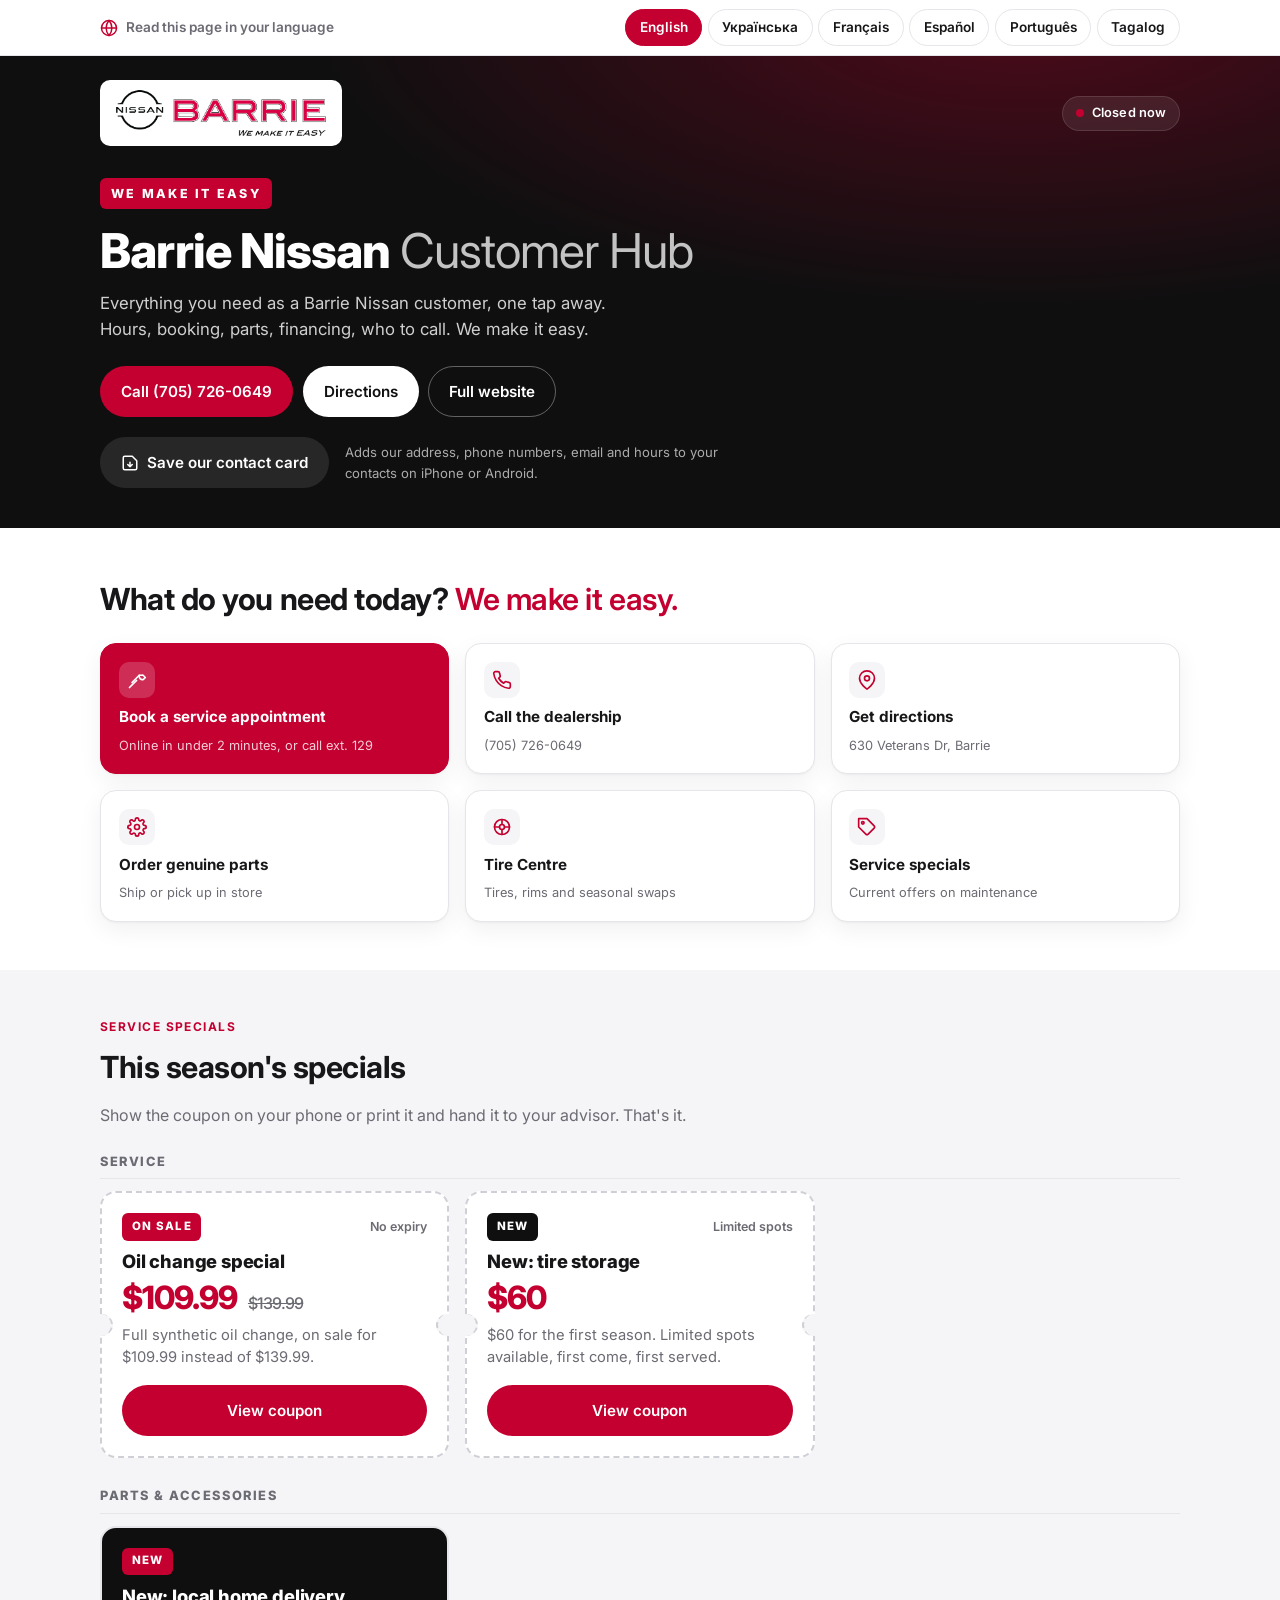
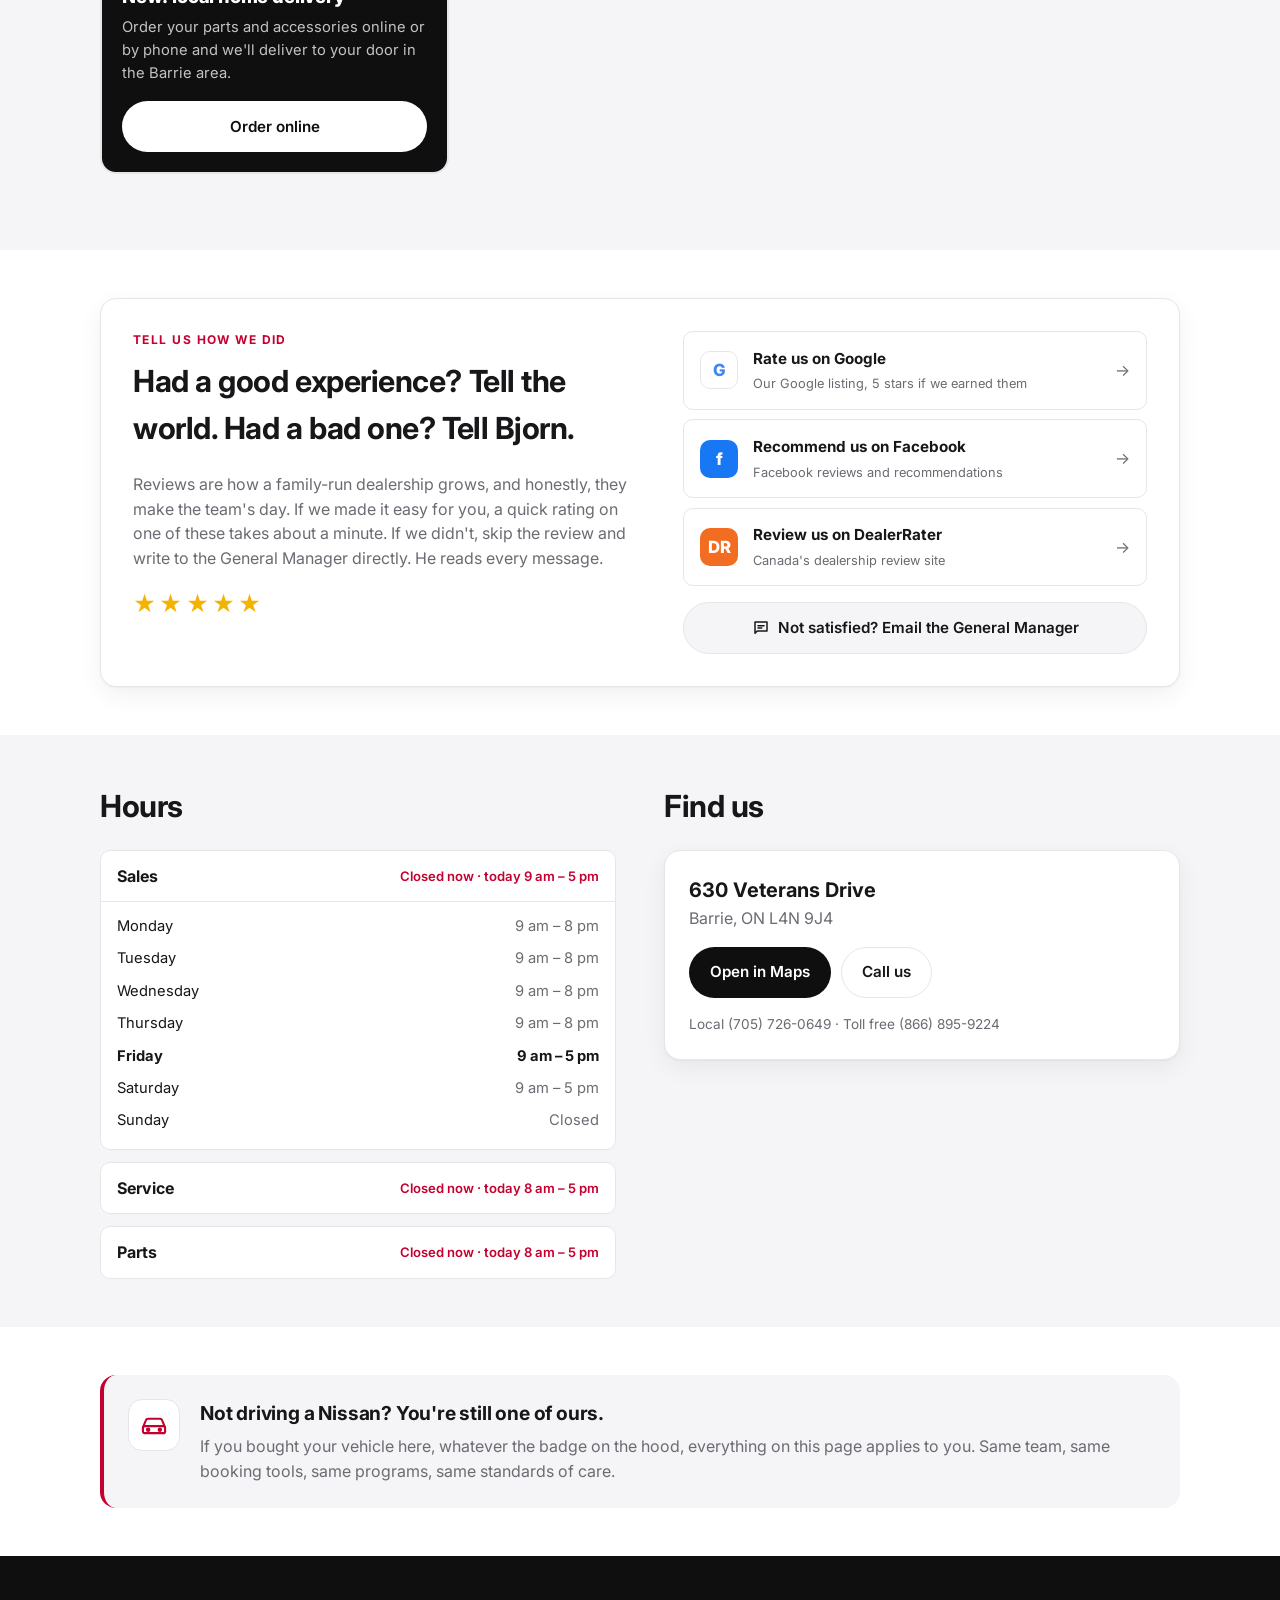
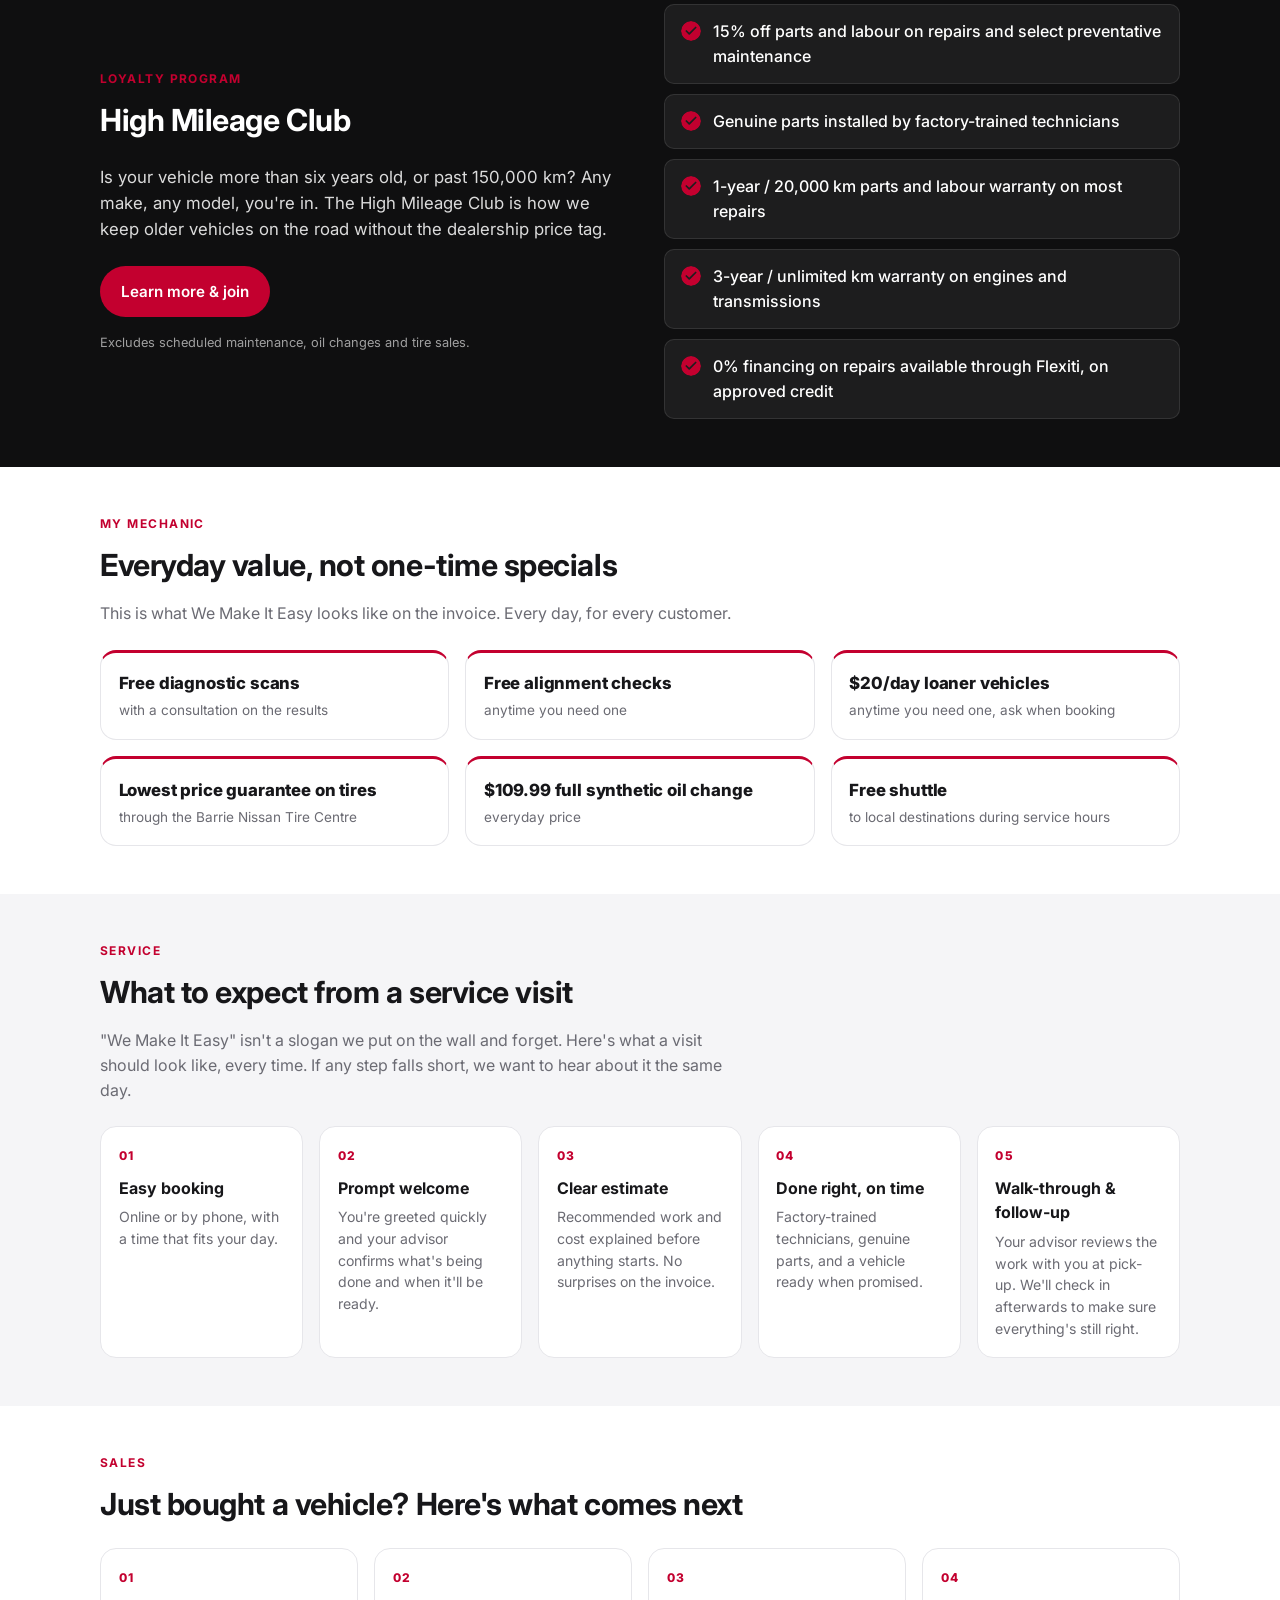
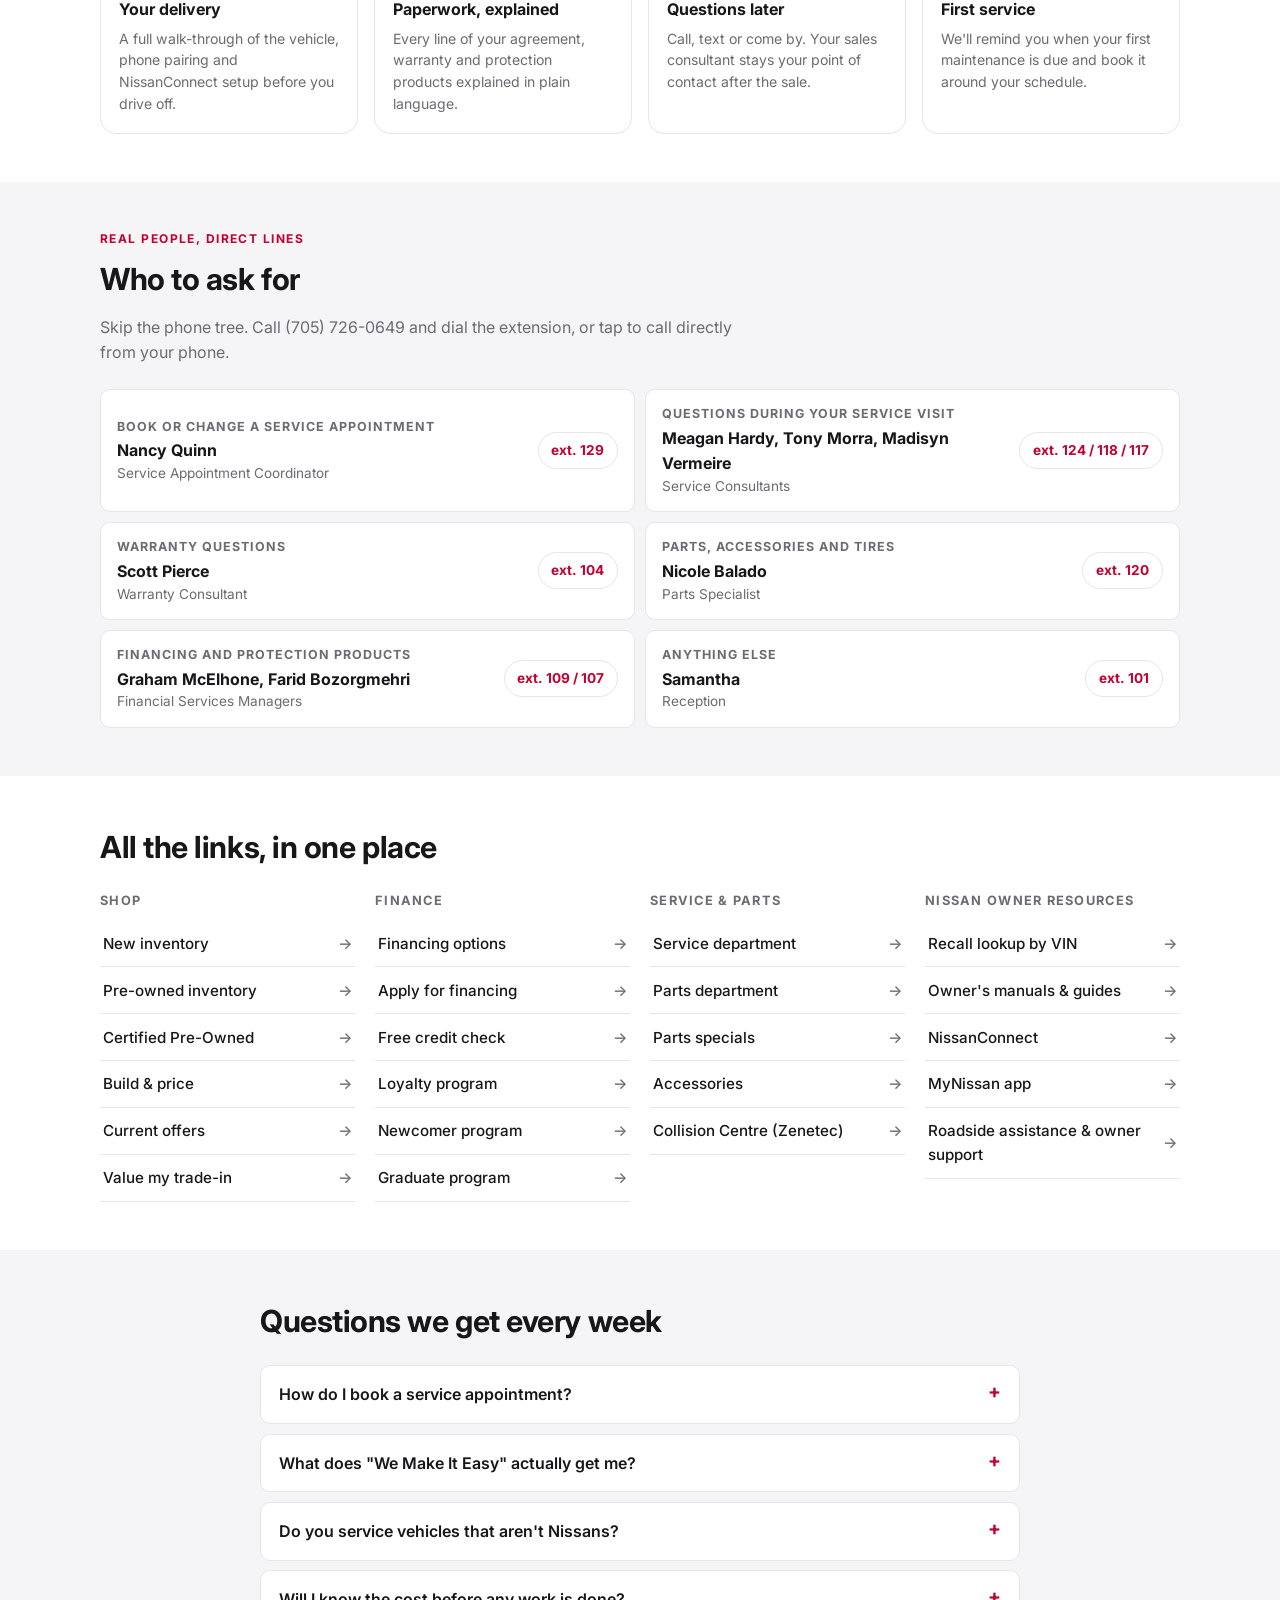
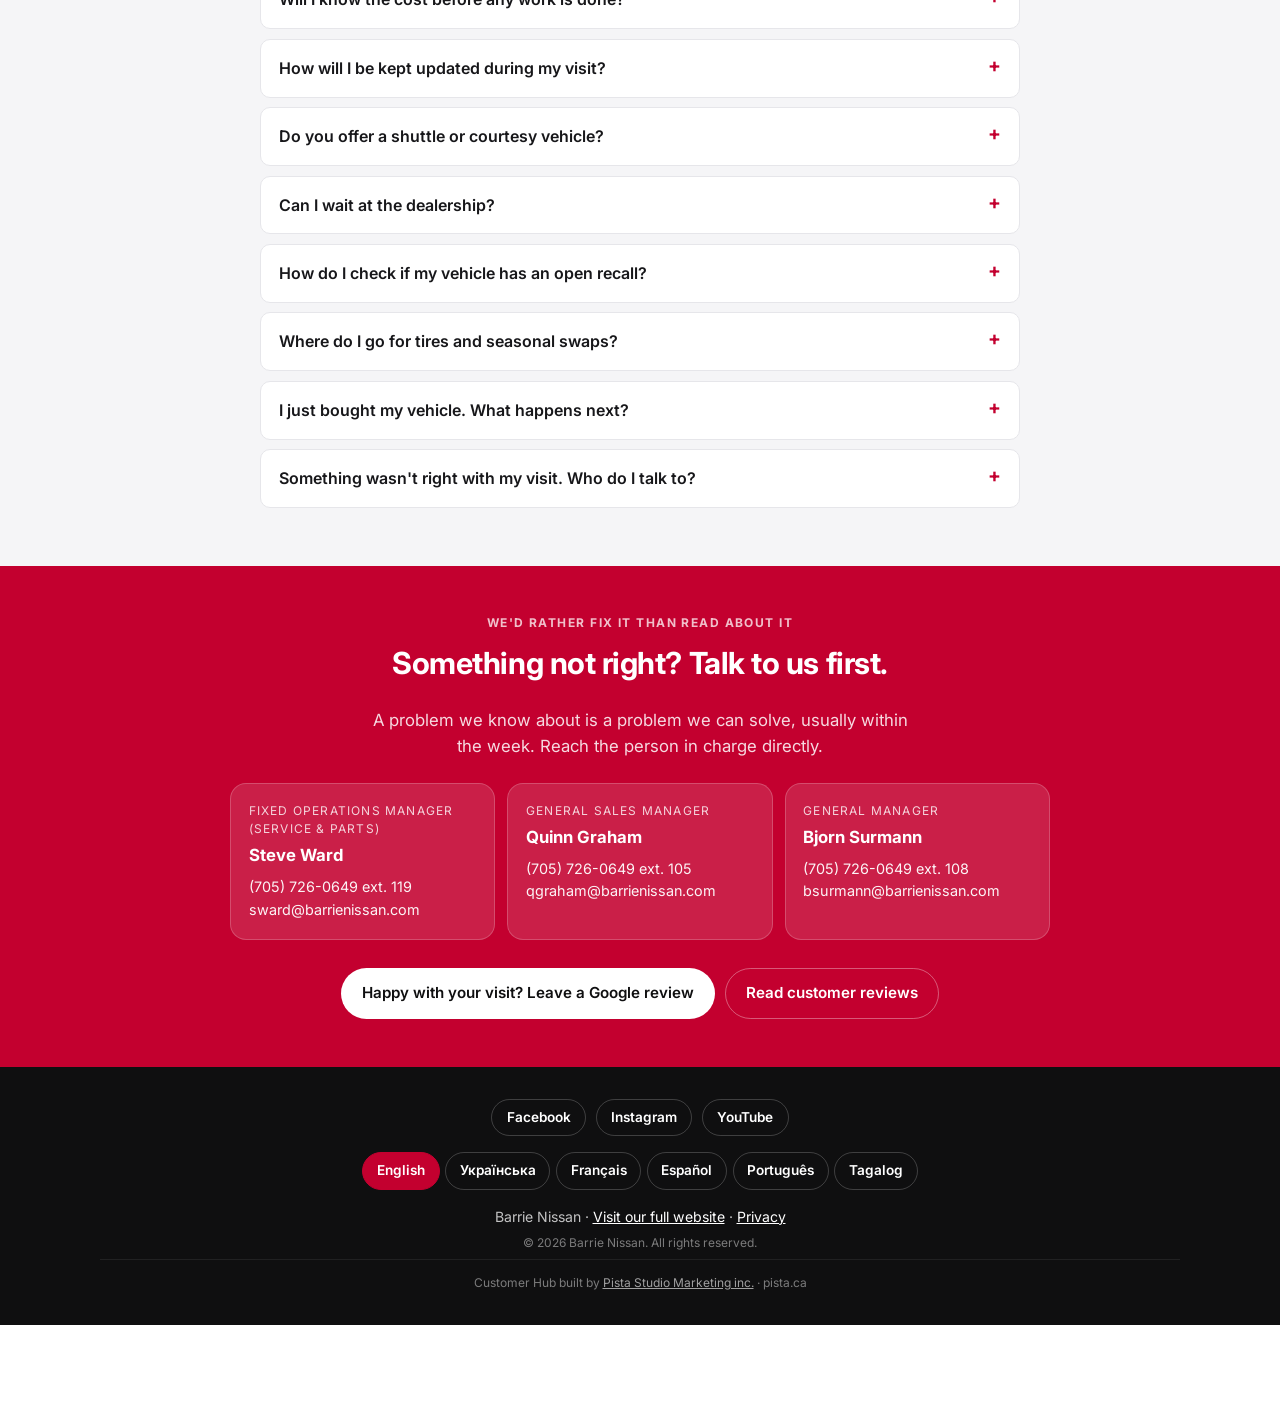
<file: index.html>
<!DOCTYPE html>
<html lang="en">
<head>
  <meta charset="UTF-8">
  <meta name="viewport" content="width=device-width, initial-scale=1.0">
  <title>Barrie Nissan · Customer Hub</title>
  <meta name="description" content="Everything a Barrie Nissan customer needs in one place: hours, service booking, parts, financing, owner resources and who to call.">
  <meta name="theme-color" content="#0f0f10">
  <link rel="icon" href="assets/favicon.png" type="image/png">
  <link rel="preconnect" href="https://fonts.googleapis.com">
  <link rel="preconnect" href="https://fonts.gstatic.com" crossorigin>
  <link href="https://fonts.googleapis.com/css2?family=Inter:wght@400;500;600;700;800&display=swap" rel="stylesheet">
  <link rel="stylesheet" href="css/styles.css">
</head>
<body>

  <!-- ===== LANGUAGE BAR (always visible, first thing on the page) ===== -->
  <div class="langbar" id="langbar" role="navigation" aria-label="Language">
    <div class="container langbar__inner">
      <span class="langbar__prompt"><svg viewBox="0 0 24 24" width="18" height="18" fill="none" stroke="currentColor" stroke-width="2" stroke-linecap="round" stroke-linejoin="round" aria-hidden="true"><circle cx="12" cy="12" r="10"/><path d="M2 12h20M12 2a15 15 0 0 1 0 20M12 2a15 15 0 0 0 0 20"/></svg><span id="langPrompt">Read this page in your language</span></span>
      <div class="langbar__buttons" id="langButtons"></div>
    </div>
  </div>

  <!-- ===== HEADER ===== -->
  <header class="hero">
    <div class="container">
      <div class="hero__top">
        <a class="hero__logo" id="logoLink" href="#"><img id="logoImg" src="" alt=""></a>
        <span class="status" id="status"><span class="status__dot"></span><span id="statusText">Checking hours…</span></span>
      </div>
      <p class="hero__slogan" id="slogan"></p>
      <h1 class="hero__title"><span id="dealerName"></span> <span class="hero__title-light" id="hubTitle"></span></h1>
      <p class="hero__tagline" id="tagline"></p>
      <div class="hero__cta" id="heroCta"></div>
      <div class="hero__vcard" id="vcardWrap" hidden>
        <a class="btn btn--vcard" id="vcardBtn" href="#" download="">
          <svg viewBox="0 0 24 24" width="18" height="18" fill="none" stroke="currentColor" stroke-width="2" stroke-linecap="round" stroke-linejoin="round"><path d="M19 21H5a2 2 0 0 1-2-2V5a2 2 0 0 1 2-2h10l6 6v10a2 2 0 0 1-2 2z"/><path d="M12 11v6M9 14l3 3 3-3"/></svg>
          <span id="vcardLabel"></span>
        </a>
        <span class="hero__vcard-hint" id="vcardHint"></span>
      </div>
    </div>
  </header>

  <main>
    <!-- ===== QUICK ACTIONS ===== -->
    <section class="section" id="quick">
      <div class="container">
        <h2 class="section__title"><span id="quickTitle"></span> <span class="title-accent" id="quickAccent"></span></h2>
        <div class="tiles" id="quickActions"></div>
      </div>
    </section>

    <!-- ===== SERVICE SPECIALS / COUPONS ===== -->
    <section class="section section--alt" id="specials" hidden>
      <div class="container">
        <p class="eyebrow" id="specialsEyebrow"></p>
        <h2 class="section__title" id="specialsTitle"></h2>
        <p class="section__intro" id="specialsIntro"></p>
        <h3 class="coupons__group" id="specialsServiceTitle"></h3>
        <div class="coupons" id="couponListService"></div>
        <h3 class="coupons__group" id="specialsPartsTitle"></h3>
        <div class="coupons" id="couponListParts"></div>
      </div>
    </section>

    <!-- ===== REVIEWS ===== -->
    <section class="section" id="reviews" hidden>
      <div class="container">
        <div class="reviews">
          <div class="reviews__intro">
            <p class="eyebrow" id="reviewsEyebrow"></p>
            <h2 class="section__title" id="reviewsTitle"></h2>
            <p class="reviews__text" id="reviewsText"></p>
            <div class="reviews__stars" aria-hidden="true">★★★★★</div>
          </div>
          <div class="reviews__actions">
            <div class="platforms" id="reviewPlatforms"></div>
            <a class="btn btn--unhappy" id="unhappyBtn" href="#">
              <svg viewBox="0 0 24 24" width="18" height="18" fill="none" stroke="currentColor" stroke-width="2" stroke-linecap="round" stroke-linejoin="round"><path d="M4 4h16v12H7l-3 3z"/><path d="M8 9h8M8 12h5"/></svg>
              <span id="unhappyLabel"></span>
            </a>
          </div>
        </div>
      </div>
    </section>

    <!-- ===== HOURS & LOCATION ===== -->
    <section class="section section--alt" id="hours">
      <div class="container grid-2">
        <div>
          <h2 class="section__title" id="hoursTitle"></h2>
          <div class="hours" id="hoursTable"></div>
        </div>
        <div>
          <h2 class="section__title" id="findUs"></h2>
          <div class="card card--location">
            <p class="card__big" id="addressLine"></p>
            <p class="card__muted" id="addressCity"></p>
            <div class="btn-row">
              <a class="btn btn--dark" id="mapsBtn" href="#" target="_blank" rel="noopener"></a>
              <a class="btn btn--ghost" id="callBtn" href="#"></a>
            </div>
            <p class="card__small" id="tollFree"></p>
          </div>
        </div>
      </div>
    </section>

    <!-- ===== ALL BRANDS WELCOME ===== -->
    <section class="section" id="allbrands">
      <div class="container">
        <div class="banner">
          <div class="banner__icon" aria-hidden="true">
            <svg viewBox="0 0 24 24" width="28" height="28" fill="none" stroke="currentColor" stroke-width="1.8" stroke-linecap="round" stroke-linejoin="round"><path d="M3 13l2-5a2 2 0 0 1 1.9-1.4h10.2A2 2 0 0 1 19 8l2 5"/><rect x="2.5" y="13" width="19" height="6" rx="1.5"/><circle cx="7" cy="16" r="1"/><circle cx="17" cy="16" r="1"/></svg>
          </div>
          <div>
            <h2 class="banner__title" id="allBrandsTitle"></h2>
            <p id="allBrandsText"></p>
          </div>
        </div>
      </div>
    </section>

    <!-- ===== HIGH MILEAGE CLUB ===== -->
    <section class="section section--dark" id="hmc" hidden>
      <div class="container grid-2 grid-2--center">
        <div>
          <p class="eyebrow" id="loyaltyEyebrow"></p>
          <h2 class="section__title section__title--light" id="hmcTitle"></h2>
          <p class="lead" id="hmcText"></p>
          <a class="btn btn--red" id="hmcCta" href="#" target="_blank" rel="noopener"></a>
          <p class="fineprint" id="hmcFine"></p>
        </div>
        <ul class="perks" id="hmcBullets"></ul>
      </div>
    </section>

    <!-- ===== EVERYDAY VALUE ===== -->
    <section class="section" id="value" hidden>
      <div class="container">
        <p class="eyebrow" id="valueEyebrow"></p>
        <h2 class="section__title" id="valueTitle"></h2>
        <p class="section__intro" id="valueText"></p>
        <div class="values" id="valueList"></div>
      </div>
    </section>

    <!-- ===== SERVICE VISIT ===== -->
    <section class="section section--alt" id="service-visit">
      <div class="container">
        <p class="eyebrow" id="serviceEyebrow"></p>
        <h2 class="section__title" id="serviceTitle"></h2>
        <p class="section__intro" id="serviceIntro"></p>
        <ol class="steps" id="serviceSteps"></ol>
      </div>
    </section>

    <!-- ===== AFTER PURCHASE ===== -->
    <section class="section" id="after-purchase">
      <div class="container">
        <p class="eyebrow" id="salesEyebrow"></p>
        <h2 class="section__title" id="salesTitle"></h2>
        <ol class="steps steps--compact" id="purchaseSteps"></ol>
      </div>
    </section>

    <!-- ===== WHO TO ASK FOR ===== -->
    <section class="section section--alt" id="team">
      <div class="container">
        <p class="eyebrow" id="teamEyebrow"></p>
        <h2 class="section__title" id="teamTitle"></h2>
        <p class="section__intro" id="teamIntro"></p>
        <div class="team" id="teamList"></div>
      </div>
    </section>

    <!-- ===== LINKS ===== -->
    <section class="section" id="links">
      <div class="container">
        <h2 class="section__title" id="linksTitle"></h2>
        <div class="linkgroups" id="linkGroups"></div>
      </div>
    </section>

    <!-- ===== FAQ ===== -->
    <section class="section section--alt" id="faq">
      <div class="container container--narrow">
        <h2 class="section__title" id="faqTitle"></h2>
        <div class="faq" id="faqList"></div>
      </div>
    </section>

    <!-- ===== ESCALATION ===== -->
    <section class="section section--red" id="help">
      <div class="container">
        <p class="eyebrow eyebrow--light" id="helpEyebrow"></p>
        <h2 class="section__title section__title--light" id="helpTitle"></h2>
        <p class="lead lead--light" id="helpText"></p>
        <div class="contacts" id="escalation"></div>
        <div class="btn-row btn-row--center" id="reviewRow"></div>
      </div>
    </section>
  </main>

  <!-- ===== FOOTER ===== -->
  <footer class="footer">
    <div class="container footer__inner">
      <div class="footer__social" id="social"></div>
      <div class="footer__langs" id="footerLangs"></div>
      <p class="footer__text"><span id="footerName"></span> · <a id="footerSite" href="#" target="_blank" rel="noopener"></a> · <a id="privacyLink" href="#" target="_blank" rel="noopener"></a></p>
      <p class="footer__text footer__text--tiny">© <span id="year"></span> <span id="footerName2"></span>. <span id="rights"></span></p>
      <p class="footer__text footer__text--tiny footer__publisher" id="publisher"></p>
    </div>
  </footer>

  <div class="stickybar" id="stickybar"></div>

  <script src="js/dealer-config.js"></script>
  <script src="js/lang/en.js"></script>
  <script src="js/lang/uk.js"></script>
  <script src="js/lang/fr.js"></script>
  <script src="js/lang/es.js"></script>
  <script src="js/lang/pt.js"></script>
  <script src="js/lang/tl.js"></script>
  <script src="js/app.js"></script>
</body>
</html>
</file>
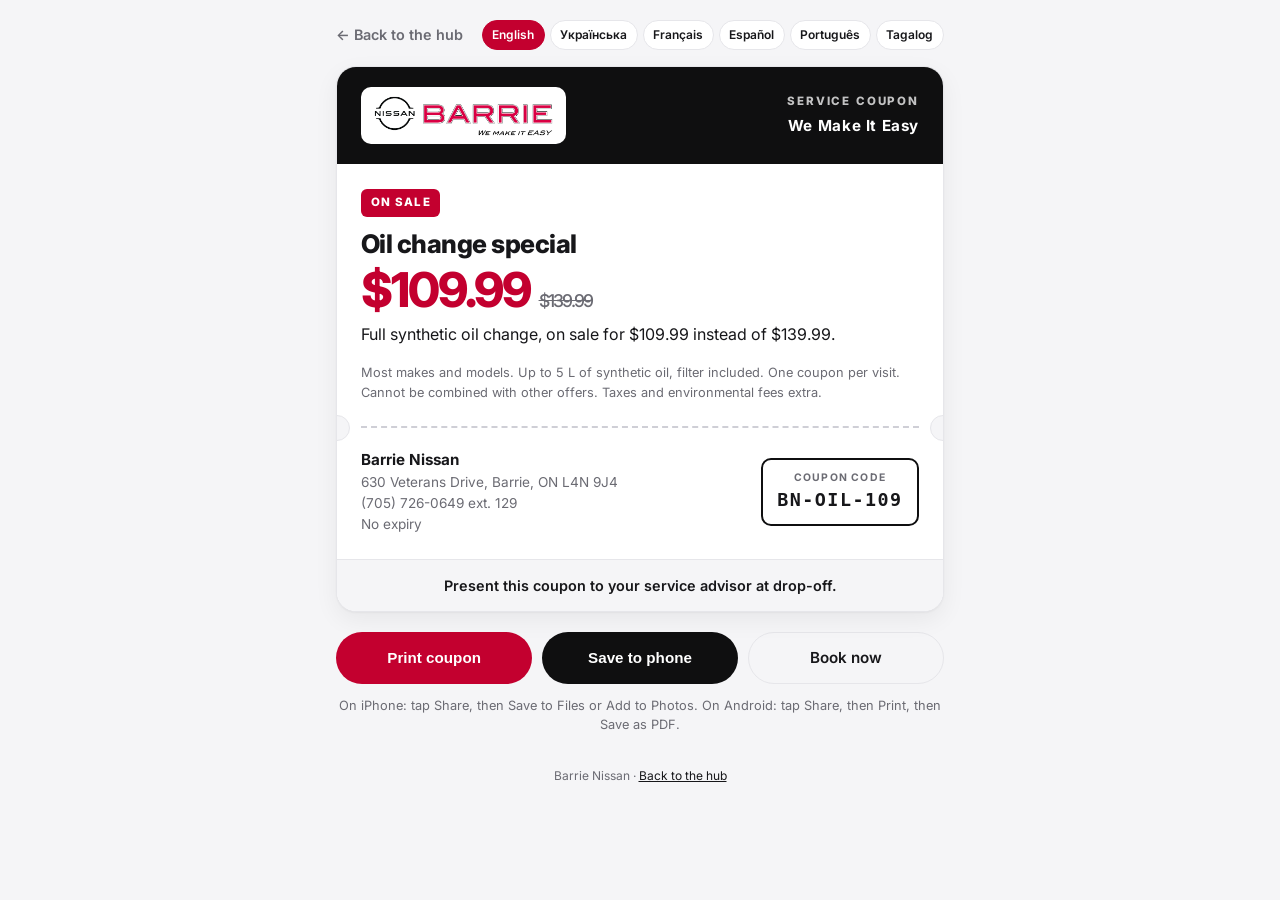
<file: coupon.html>
<!DOCTYPE html>
<html lang="en">
<head>
  <meta charset="UTF-8">
  <meta name="viewport" content="width=device-width, initial-scale=1.0">
  <title>Barrie Nissan · Service coupon</title>
  <meta name="robots" content="noindex">
  <meta name="theme-color" content="#ffffff">
  <link rel="icon" href="assets/favicon.png" type="image/png">
  <link rel="preconnect" href="https://fonts.googleapis.com">
  <link rel="preconnect" href="https://fonts.gstatic.com" crossorigin>
  <link href="https://fonts.googleapis.com/css2?family=Inter:wght@400;500;600;700;800&display=swap" rel="stylesheet">
  <link rel="stylesheet" href="css/styles.css">
  <style>
    body { background: var(--bg-alt); }
    .cpage { max-width: 640px; margin: 0 auto; padding: 1.25rem 1rem 3rem; }
    .cpage__top { display: flex; justify-content: space-between; align-items: center; gap: 1rem; margin-bottom: 1rem; }
    .cpage__back { font-size: .9rem; font-weight: 600; text-decoration: none; color: var(--muted); }
    .cpage__back:hover { color: var(--text); }
    .cpage__langs { display: flex; gap: .3rem; flex-wrap: wrap; justify-content: flex-end; }
    .cpage__langs .langbtn { padding: .3rem .6rem; font-size: .75rem; }

    .ticket { background: #fff; border-radius: 20px; box-shadow: var(--shadow); overflow: hidden; position: relative; border: 1px solid var(--line); }
    .ticket__head { background: var(--ink); color: #fff; padding: 1.25rem 1.5rem; display: flex; justify-content: space-between; align-items: center; gap: 1rem; }
    .ticket__logo { background: #fff; border-radius: 10px; padding: .4rem .7rem; display: inline-flex; }
    .ticket__logo img { height: 44px; width: auto; }
    .ticket__kind { font-size: .72rem; font-weight: 800; letter-spacing: .16em; text-transform: uppercase; color: rgba(255,255,255,.75); text-align: right; }
    .ticket__kind strong { display: block; color: #fff; font-size: .95rem; letter-spacing: .04em; text-transform: none; margin-top: .2rem; }
    .ticket__body { padding: 1.5rem; }
    .ticket__badge { display: inline-block; font-size: .72rem; font-weight: 800; letter-spacing: .1em; text-transform: uppercase; color: #fff; background: var(--red); padding: .3rem .6rem; border-radius: 6px; }
    .ticket--new .ticket__badge { background: var(--ink); }
    .ticket__title { font-size: 1.6rem; font-weight: 800; letter-spacing: -.02em; line-height: 1.15; margin: .75rem 0 .5rem; }
    .ticket__price { font-size: 3rem; font-weight: 800; letter-spacing: -.04em; color: var(--red); line-height: 1; margin: .5rem 0; }
    .ticket__regular { font-size: 1.1rem; color: var(--muted); font-weight: 500; margin-left: .5rem; }
    .ticket__text { font-size: 1rem; color: var(--text); margin: .5rem 0 1rem; }
    .ticket__terms { font-size: .8rem; color: var(--muted); }
    .ticket__cut { border-top: 2px dashed #cfcfd6; margin: 0 1.5rem; position: relative; }
    .ticket__cut::before, .ticket__cut::after { content: ""; position: absolute; top: -13px; width: 24px; height: 24px; border-radius: 50%; background: var(--bg-alt); border: 1px solid var(--line); }
    .ticket__cut::before { left: -37px; } .ticket__cut::after { right: -37px; }
    .ticket__foot { padding: 1.25rem 1.5rem 1.5rem; display: grid; grid-template-columns: 1fr auto; gap: 1rem; align-items: center; }
    .ticket__meta { font-size: .85rem; color: var(--muted); }
    .ticket__meta strong { display: block; color: var(--text); font-size: .95rem; }
    .ticket__code { text-align: center; border: 2px solid var(--ink); border-radius: 10px; padding: .6rem .9rem; }
    .ticket__code small { display: block; font-size: .65rem; letter-spacing: .12em; text-transform: uppercase; color: var(--muted); font-weight: 700; }
    .ticket__code span { font-family: ui-monospace, SFMono-Regular, Menlo, monospace; font-size: 1.15rem; font-weight: 800; letter-spacing: .08em; }
    .ticket__present { background: var(--bg-alt); padding: .9rem 1.5rem; font-size: .9rem; font-weight: 600; text-align: center; border-top: 1px solid var(--line); }

    .cactions { display: grid; gap: .6rem; margin-top: 1.25rem; }
    @media (min-width: 560px) { .cactions { grid-template-columns: 1fr 1fr 1fr; } }
    .cactions .btn { width: 100%; }
    .chint { font-size: .8rem; color: var(--muted); margin-top: .75rem; text-align: center; }
    .cfooter { text-align: center; font-size: .75rem; color: var(--muted); margin-top: 2rem; }
    .cfooter a { color: var(--text); }

    @media print {
      @page { margin: 12mm; }
      body { background: #fff; }
      .cpage { padding: 0; max-width: none; }
      .cpage__top, .cactions, .chint, .cfooter, .langbar { display: none !important; }
      .ticket { box-shadow: none; border: 1px solid #999; break-inside: avoid; }
      .ticket__head { -webkit-print-color-adjust: exact; print-color-adjust: exact; }
      .ticket__badge, .ticket__price { -webkit-print-color-adjust: exact; print-color-adjust: exact; }
    }
  </style>
</head>
<body>
  <div class="cpage">
    <div class="cpage__top">
      <a class="cpage__back" id="back" href="index.html">←</a>
      <div class="cpage__langs" id="langs"></div>
    </div>

    <article class="ticket" id="ticket">
      <div class="ticket__head">
        <span class="ticket__logo"><img id="logo" src="assets/logo.png" alt="Barrie Nissan"></span>
        <div class="ticket__kind" id="kind"></div>
      </div>
      <div class="ticket__body">
        <span class="ticket__badge" id="badge"></span>
        <h1 class="ticket__title" id="title"></h1>
        <div class="ticket__price"><span id="price"></span><s class="ticket__regular" id="regular"></s></div>
        <p class="ticket__text" id="text"></p>
        <p class="ticket__terms" id="terms"></p>
      </div>
      <div class="ticket__cut"></div>
      <div class="ticket__foot">
        <div class="ticket__meta"><strong id="dealer"></strong><span id="address"></span><br><span id="phone"></span><br><span id="validity"></span></div>
        <div class="ticket__code"><small id="codeLabel"></small><span id="code"></span></div>
      </div>
      <div class="ticket__present" id="present"></div>
    </article>

    <div class="cactions">
      <button class="btn btn--red" id="printBtn" type="button"></button>
      <button class="btn btn--dark" id="shareBtn" type="button"></button>
      <a class="btn btn--ghost" id="bookBtn" href="#" target="_blank" rel="noopener"></a>
    </div>
    <p class="chint" id="hint"></p>
    <p class="cfooter" id="foot"></p>
  </div>

  <script src="js/dealer-config.js"></script>
  <script src="js/lang/en.js"></script>
  <script src="js/lang/uk.js"></script>
  <script src="js/lang/fr.js"></script>
  <script src="js/lang/es.js"></script>
  <script src="js/lang/pt.js"></script>
  <script src="js/lang/tl.js"></script>
  <script src="js/coupon.js"></script>
</body>
</html>
</file>
<file: css/styles.css>
/* ============================================================
   Customer Hub — styles
   Brand tokens are at the top. Change --red for another brand.
   ============================================================ */

:root {
  --red: #c3002f;
  --red-dark: #9e0026;
  --ink: #0f0f10;
  --ink-2: #1c1c1f;
  --text: #17171a;
  --muted: #6b6b73;
  --line: #e6e6ea;
  --bg: #ffffff;
  --bg-alt: #f5f5f7;
  --green: #1a9e5c;
  --radius: 16px;
  --radius-sm: 10px;
  --shadow: 0 1px 2px rgba(0,0,0,.04), 0 8px 24px rgba(0,0,0,.06);
  --font: "Inter", -apple-system, BlinkMacSystemFont, "Segoe UI", Roboto, Helvetica, Arial, sans-serif;
}

* { box-sizing: border-box; }
html { scroll-behavior: smooth; -webkit-text-size-adjust: 100%; }
body {
  margin: 0;
  font-family: var(--font);
  color: var(--text);
  background: var(--bg);
  line-height: 1.55;
  font-size: 16px;
}
a { color: inherit; }
img { max-width: 100%; display: block; }
ul, ol { margin: 0; padding: 0; list-style: none; }
h1, h2, h3, p { margin: 0; }

.container { width: min(1080px, 100% - 2.5rem); margin: 0 auto; }
.container--narrow { max-width: 760px; }

/* ---------- Language bar ---------- */
.langbar { background: #fff; border-bottom: 1px solid var(--line); position: sticky; top: 0; z-index: 60; }
.langbar__inner { display: flex; align-items: center; justify-content: space-between; gap: 1rem; padding: .55rem 0; flex-wrap: wrap; }
.langbar__prompt { display: inline-flex; align-items: center; gap: .5rem; font-size: .85rem; font-weight: 600; color: var(--muted); white-space: nowrap; }
.langbar__prompt svg { color: var(--red); flex: 0 0 auto; }
.langbar__buttons { display: flex; gap: .35rem; flex-wrap: wrap; }
.langbtn {
  font: inherit; font-size: .85rem; font-weight: 600; cursor: pointer;
  padding: .45rem .85rem; border-radius: 999px; border: 1px solid var(--line); background: #fff; color: var(--text);
  transition: background .15s, border-color .15s, color .15s;
}
.langbtn:hover { border-color: var(--text); }
.langbtn.is-active { background: var(--red); border-color: var(--red); color: #fff; }
.langbtn--footer { background: transparent; border-color: rgba(255,255,255,.2); color: #fff; }
.langbtn--footer.is-active { background: var(--red); border-color: var(--red); }
.footer__langs { display: flex; justify-content: center; gap: .35rem; flex-wrap: wrap; margin-bottom: 1rem; }
@media (max-width: 719px) {
  .langbar__inner { justify-content: center; padding: .5rem 0; }
  .langbar__prompt { width: 100%; justify-content: center; font-size: .8rem; }
  .langbar__buttons { justify-content: center; }
  .langbtn { padding: .4rem .7rem; font-size: .82rem; }
}

/* ---------- Hero ---------- */
.hero {
  background: radial-gradient(1200px 500px at 80% -10%, rgba(195,0,47,.35), transparent 60%), var(--ink);
  color: #fff;
  padding: 1.5rem 0 2.5rem;
}
.hero__top { display: flex; align-items: center; justify-content: space-between; gap: 1rem; margin-bottom: 2rem; }
.hero__logo { text-decoration: none; color: #fff; display: inline-flex; align-items: center; background: #fff; border-radius: 10px; padding: .45rem .8rem; }
.hero__logo img { height: 52px; width: auto; }
@media (max-width: 719px) { .hero__logo img { height: 40px; } }
.hero__slogan { display: inline-block; font-size: .78rem; font-weight: 800; letter-spacing: .18em; text-transform: uppercase; color: #fff; background: var(--red); padding: .35rem .7rem; border-radius: 6px; margin-bottom: 1rem; }
.hero__vcard { margin-top: 1.25rem; display: flex; flex-wrap: wrap; align-items: center; gap: .75rem 1rem; }
.hero__vcard-hint { font-size: .82rem; opacity: .65; max-width: 380px; }
.btn--vcard { background: rgba(255,255,255,.1); border-color: rgba(255,255,255,.25); color: #fff; }
.btn--vcard:hover { background: rgba(255,255,255,.18); border-color: #fff; }
.title-accent { color: var(--red); font-weight: 600; }
.hero__logo-text { font-weight: 800; font-size: 1.1rem; letter-spacing: .02em; color: var(--ink); }
.status {
  display: inline-flex; align-items: center; gap: .5rem;
  font-size: .8rem; font-weight: 600; letter-spacing: .01em;
  background: rgba(255,255,255,.08); border: 1px solid rgba(255,255,255,.12);
  padding: .4rem .8rem; border-radius: 999px; white-space: nowrap;
}
.status__dot { width: 8px; height: 8px; border-radius: 50%; background: #8a8a92; }
.status--open .status__dot { background: var(--green); box-shadow: 0 0 0 4px rgba(26,158,92,.25); }
.status--closed .status__dot { background: var(--red); }
.hero__title { font-size: clamp(1.9rem, 5vw, 3rem); font-weight: 800; letter-spacing: -.02em; line-height: 1.1; }
.hero__title-light { font-weight: 400; opacity: .75; }
.hero__tagline { margin-top: .75rem; font-size: 1.05rem; opacity: .8; max-width: 560px; }
.hero__cta { display: flex; flex-wrap: wrap; gap: .6rem; margin-top: 1.5rem; }

/* ---------- Buttons ---------- */
.btn {
  display: inline-flex; align-items: center; justify-content: center; gap: .5rem;
  padding: .8rem 1.25rem; border-radius: 999px; font-weight: 600; font-size: .95rem;
  text-decoration: none; border: 1px solid transparent; transition: transform .12s ease, background .15s ease, border-color .15s;
  cursor: pointer;
}
.btn:active { transform: scale(.98); }
.btn--red { background: var(--red); color: #fff; }
.btn--red:hover { background: var(--red-dark); }
.btn--white { background: #fff; color: var(--ink); }
.btn--white:hover { background: #f0f0f2; }
.btn--dark { background: var(--ink); color: #fff; }
.btn--dark:hover { background: var(--ink-2); }
.btn--ghost { background: transparent; border-color: var(--line); color: var(--text); }
.btn--ghost:hover { border-color: var(--text); }
.btn--outline-light { background: transparent; border-color: rgba(255,255,255,.35); color: #fff; }
.btn--outline-light:hover { border-color: #fff; }
.btn-row { display: flex; flex-wrap: wrap; gap: .6rem; margin-top: 1rem; }
.btn-row--center { justify-content: center; margin-top: 1.75rem; }

/* ---------- Sections ---------- */
.section { padding: 3rem 0; }
.section--alt { background: var(--bg-alt); }
.section--dark { background: var(--ink); color: #fff; }
.section--red { background: var(--red); color: #fff; text-align: center; }
.section__title { font-size: clamp(1.4rem, 3vw, 1.9rem); font-weight: 700; letter-spacing: -.015em; margin-bottom: 1.25rem; }
.section__title--light { color: #fff; }
.section__intro { color: var(--muted); max-width: 640px; margin: -.5rem 0 1.5rem; }
.eyebrow { font-size: .75rem; font-weight: 700; letter-spacing: .12em; text-transform: uppercase; color: var(--red); margin-bottom: .5rem; }
.eyebrow--light { color: rgba(255,255,255,.75); }
.lead { font-size: 1.05rem; opacity: .85; max-width: 560px; margin-bottom: 1.5rem; }
.lead--light { margin: 0 auto 1.5rem; }
.grid-2 { display: grid; grid-template-columns: 1fr; gap: 2rem; }
.grid-2--center { align-items: center; }
@media (min-width: 820px) { .grid-2 { grid-template-columns: 1fr 1fr; gap: 3rem; } }

/* ---------- Quick action tiles ---------- */
.tiles { display: grid; grid-template-columns: repeat(2, 1fr); gap: .75rem; }
@media (min-width: 720px) { .tiles { grid-template-columns: repeat(3, 1fr); gap: 1rem; } }
.tile {
  display: flex; flex-direction: column; gap: .6rem;
  padding: 1.1rem; border-radius: var(--radius); background: var(--bg);
  border: 1px solid var(--line); text-decoration: none; box-shadow: var(--shadow);
  transition: transform .15s ease, border-color .15s ease, box-shadow .15s;
  min-height: 130px;
}
.tile:hover { transform: translateY(-2px); border-color: #cfcfd6; box-shadow: 0 2px 4px rgba(0,0,0,.05), 0 14px 32px rgba(0,0,0,.09); }
.tile--primary { background: var(--red); color: #fff; border-color: var(--red); grid-column: span 2; }
@media (min-width: 720px) { .tile--primary { grid-column: span 1; } }
.tile--primary:hover { background: var(--red-dark); }
.tile__icon { width: 36px; height: 36px; border-radius: 10px; display: grid; place-items: center; background: var(--bg-alt); color: var(--red); }
.tile--primary .tile__icon { background: rgba(255,255,255,.18); color: #fff; }
.tile__icon svg { width: 20px; height: 20px; }
.tile__label { font-weight: 700; font-size: .95rem; line-height: 1.25; margin-top: auto; }
.tile__sub { font-size: .8rem; color: var(--muted); }
.tile--primary .tile__sub { color: rgba(255,255,255,.8); }

/* ---------- Coupons ---------- */
.coupons { display: grid; gap: 1rem; margin-bottom: 1.75rem; }
.coupons__group { font-size: .8rem; font-weight: 800; letter-spacing: .12em; text-transform: uppercase; color: var(--muted); margin: 0 0 .75rem; padding-bottom: .4rem; border-bottom: 1px solid var(--line); }
@media (min-width: 820px) { .coupons { grid-template-columns: repeat(3, 1fr); } }
.coupon { position: relative; background: var(--bg); border: 2px dashed #cfcfd6; border-radius: var(--radius); padding: 1.25rem; display: flex; flex-direction: column; gap: .6rem; }
.coupon::before, .coupon::after { content: ""; position: absolute; top: 50%; width: 22px; height: 22px; border-radius: 50%; background: var(--bg-alt); transform: translateY(-50%); }
.coupon::before { left: -13px; border-right: 2px dashed #cfcfd6; } .coupon::after { right: -13px; border-left: 2px dashed #cfcfd6; }
.coupon__head { display: flex; justify-content: space-between; align-items: center; gap: .5rem; }
.coupon__badge { font-size: .72rem; font-weight: 800; letter-spacing: .1em; text-transform: uppercase; color: #fff; background: var(--red); padding: .3rem .6rem; border-radius: 6px; }
.coupon--new .coupon__badge { background: var(--ink); }
.coupon__validity { font-size: .78rem; color: var(--muted); font-weight: 600; text-align: right; }
.coupon__title { font-size: 1.15rem; font-weight: 800; letter-spacing: -.01em; line-height: 1.2; }
.coupon__price { font-size: 2rem; font-weight: 800; letter-spacing: -.03em; color: var(--red); line-height: 1; }
.coupon__regular { font-size: 1rem; color: var(--muted); font-weight: 500; margin-left: .35rem; }
.coupon__text { font-size: .92rem; color: var(--muted); flex: 1; }
.coupon__actions { margin-top: .4rem; }
.coupon__actions .btn { width: 100%; }
.coupon--free .coupon__badge { background: var(--green); }
.coupon--info { border-style: solid; border-color: var(--line); background: var(--ink); color: #fff; }
.coupon--info .coupon__text { color: rgba(255,255,255,.75); }
.coupon--info .coupon__validity { color: rgba(255,255,255,.6); }
.coupon--info::before, .coupon--info::after { display: none; }
.coupon--info .coupon__actions .btn { background: #fff; color: var(--ink); }
.coupon--info .coupon__badge { background: var(--red); }


/* ---------- Reviews ---------- */
.reviews { display: grid; gap: 1.5rem; background: var(--bg); border: 1px solid var(--line); border-radius: var(--radius); padding: 1.5rem; box-shadow: var(--shadow); }
@media (min-width: 820px) { .reviews { grid-template-columns: 1.1fr 1fr; gap: 2.5rem; padding: 2rem; } }
.reviews__text { color: var(--muted); max-width: 520px; }
.reviews__stars { color: #f5b301; font-size: 1.4rem; letter-spacing: .15em; margin-top: 1rem; }
.reviews__actions { display: grid; gap: .6rem; align-content: start; }
.platforms { display: grid; gap: .6rem; }
.platform { display: flex; align-items: center; gap: .9rem; padding: .85rem 1rem; border: 1px solid var(--line); border-radius: var(--radius-sm); text-decoration: none; background: var(--bg); transition: border-color .15s, transform .12s; }
.platform:hover { border-color: var(--text); transform: translateY(-1px); }
.platform__icon { flex: 0 0 auto; width: 38px; height: 38px; border-radius: 10px; display: grid; place-items: center; color: #fff; font-weight: 800; font-size: 1.05rem; }
.platform__icon--google { background: #fff; border: 1px solid var(--line); color: #4285f4; }
.platform__icon--facebook { background: #1877f2; }
.platform__icon--dealerrater { background: #f26d21; }
.platform__icon--default { background: var(--ink); }
.platform__label { font-weight: 700; font-size: .95rem; }
.platform__sub { font-size: .8rem; color: var(--muted); }
.platform::after { content: "→"; margin-left: auto; color: var(--muted); }
.btn--unhappy { background: var(--bg-alt); color: var(--text); border-color: var(--line); margin-top: .4rem; }
.btn--unhappy:hover { border-color: var(--text); }

/* ---------- Hours ---------- */
.hours { display: grid; gap: .75rem; }
.hours__dept { background: var(--bg); border: 1px solid var(--line); border-radius: var(--radius-sm); overflow: hidden; }
.hours__head { display: flex; justify-content: space-between; align-items: center; padding: .8rem 1rem; font-weight: 700; cursor: pointer; user-select: none; }
.hours__head small { font-weight: 500; color: var(--muted); font-size: .82rem; }
.hours__head small.is-open { color: var(--green); font-weight: 600; }
.hours__head small.is-closed { color: var(--red); font-weight: 600; }
.hours__rows { border-top: 1px solid var(--line); padding: .5rem 1rem .75rem; display: none; }
.hours__dept.is-expanded .hours__rows { display: block; }
.hours__row { display: flex; justify-content: space-between; padding: .3rem 0; font-size: .92rem; }
.hours__row.is-today { font-weight: 700; }
.hours__row span:last-child { color: var(--muted); }
.hours__row.is-today span:last-child { color: var(--text); }

/* ---------- Cards ---------- */
.card { background: var(--bg); border: 1px solid var(--line); border-radius: var(--radius); padding: 1.5rem; box-shadow: var(--shadow); }
.card__big { font-size: 1.25rem; font-weight: 700; }
.card__muted { color: var(--muted); }
.card__small { font-size: .85rem; color: var(--muted); margin-top: 1rem; }

/* ---------- Banner (all brands) ---------- */
.banner {
  display: flex; gap: 1.25rem; align-items: flex-start;
  background: var(--bg-alt); border-radius: var(--radius); padding: 1.5rem;
  border-left: 4px solid var(--red);
}
.banner__icon { flex: 0 0 auto; width: 52px; height: 52px; border-radius: 14px; background: #fff; display: grid; place-items: center; color: var(--red); border: 1px solid var(--line); }
.banner__title { font-size: 1.2rem; font-weight: 700; margin-bottom: .35rem; letter-spacing: -.01em; }
.banner p { color: var(--muted); }

/* ---------- Perks (HMC) ---------- */
.perks { display: grid; gap: .6rem; }
.perks li {
  display: flex; gap: .75rem; align-items: flex-start;
  background: rgba(255,255,255,.06); border: 1px solid rgba(255,255,255,.1);
  padding: .9rem 1rem; border-radius: var(--radius-sm); font-weight: 500;
}
.perks li::before { content: ""; flex: 0 0 auto; width: 20px; height: 20px; border-radius: 50%; background: var(--red); margin-top: 2px;
  -webkit-mask: url("data:image/svg+xml,%3Csvg xmlns='http://www.w3.org/2000/svg' viewBox='0 0 24 24' fill='none' stroke='white' stroke-width='3' stroke-linecap='round' stroke-linejoin='round'%3E%3Cpath d='M20 6L9 17l-5-5'/%3E%3C/svg%3E") center/70% no-repeat, linear-gradient(#fff,#fff);
  -webkit-mask-composite: xor; mask-composite: exclude; }

.fineprint { font-size: .8rem; opacity: .6; margin-top: 1rem; }

/* ---------- Everyday value ---------- */
.values { display: grid; grid-template-columns: repeat(2, 1fr); gap: .75rem; }
@media (min-width: 720px) { .values { grid-template-columns: repeat(3, 1fr); gap: 1rem; } }
.value { background: var(--bg); border: 1px solid var(--line); border-radius: var(--radius); padding: 1.1rem; border-top: 3px solid var(--red); }
.value__label { font-weight: 800; font-size: 1.05rem; letter-spacing: -.01em; }
.value__sub { font-size: .85rem; color: var(--muted); margin-top: .25rem; }

/* ---------- Steps ---------- */
.steps { display: grid; gap: 1rem; counter-reset: step; }
@media (min-width: 720px) { .steps { grid-template-columns: repeat(5, 1fr); } .steps--compact { grid-template-columns: repeat(4, 1fr); } }
.steps li { position: relative; background: var(--bg); border: 1px solid var(--line); border-radius: var(--radius); padding: 1.25rem 1.1rem 1.1rem; counter-increment: step; }
.steps li::before { content: counter(step, decimal-leading-zero); display: block; font-size: .75rem; font-weight: 800; color: var(--red); letter-spacing: .1em; margin-bottom: .6rem; }
.steps h3 { font-size: 1rem; font-weight: 700; margin-bottom: .35rem; }
.steps p { font-size: .88rem; color: var(--muted); }

/* ---------- Team ---------- */
.team { display: grid; gap: .6rem; }
@media (min-width: 720px) { .team { grid-template-columns: repeat(2, 1fr); } }
.team__row { display: flex; justify-content: space-between; align-items: center; gap: 1rem; background: var(--bg); border: 1px solid var(--line); border-radius: var(--radius-sm); padding: .9rem 1rem; }
.team__need { font-size: .78rem; text-transform: uppercase; letter-spacing: .08em; color: var(--muted); font-weight: 700; }
.team__name { font-weight: 700; margin-top: .15rem; }
.team__role { font-size: .85rem; color: var(--muted); }
.team__ext { flex: 0 0 auto; text-decoration: none; font-weight: 700; color: var(--red); white-space: nowrap; border: 1px solid var(--line); border-radius: 999px; padding: .45rem .8rem; font-size: .85rem; }
.team__ext:hover { border-color: var(--red); }
.footer__publisher { margin-top: .9rem; padding-top: .9rem; border-top: 1px solid rgba(255,255,255,.12); opacity: .75; }

/* ---------- Link groups ---------- */
.linkgroups { display: grid; gap: 1.25rem; }
@media (min-width: 720px) { .linkgroups { grid-template-columns: repeat(2, 1fr); } }
@media (min-width: 1000px) { .linkgroups { grid-template-columns: repeat(4, 1fr); } }
.linkgroup h3 { font-size: .8rem; font-weight: 700; text-transform: uppercase; letter-spacing: .1em; color: var(--muted); margin-bottom: .6rem; }
.linkgroup a {
  display: flex; justify-content: space-between; align-items: center; gap: .5rem;
  padding: .7rem .2rem; border-bottom: 1px solid var(--line); text-decoration: none; font-weight: 500; font-size: .95rem;
}
.linkgroup a::after { content: "→"; color: var(--muted); transition: transform .15s; }
.linkgroup a:hover::after { transform: translateX(3px); color: var(--red); }

/* ---------- FAQ ---------- */
.faq details { background: var(--bg); border: 1px solid var(--line); border-radius: var(--radius-sm); margin-bottom: .6rem; }
.faq summary { padding: 1rem 1.1rem; font-weight: 600; cursor: pointer; list-style: none; display: flex; justify-content: space-between; gap: 1rem; }
.faq summary::-webkit-details-marker { display: none; }
.faq summary::after { content: "+"; color: var(--red); font-weight: 700; font-size: 1.2rem; line-height: 1; }
.faq details[open] summary::after { content: "–"; }
.faq .faq__a { padding: 0 1.1rem 1.1rem; color: var(--muted); font-size: .95rem; }

/* ---------- Escalation ---------- */
.contacts { display: grid; gap: .75rem; max-width: 820px; margin: 0 auto; }
@media (min-width: 720px) { .contacts { grid-template-columns: repeat(3, 1fr); } }
.contact { background: rgba(255,255,255,.12); border: 1px solid rgba(255,255,255,.2); border-radius: var(--radius); padding: 1.1rem; text-align: left; }
.contact__role { font-size: .75rem; text-transform: uppercase; letter-spacing: .1em; opacity: .8; }
.contact__name { font-weight: 700; font-size: 1.05rem; margin: .2rem 0 .5rem; }
.contact a { display: block; font-size: .9rem; text-decoration: none; opacity: .95; }
.contact a:hover { text-decoration: underline; }

/* ---------- Footer ---------- */
.footer { background: var(--ink); color: rgba(255,255,255,.75); padding: 2rem 0; }
.footer__inner { text-align: center; }
.footer__social { display: flex; justify-content: center; gap: .6rem; margin-bottom: 1rem; flex-wrap: wrap; }
.footer__social a { padding: .45rem .9rem; border-radius: 999px; border: 1px solid rgba(255,255,255,.2); text-decoration: none; font-size: .85rem; font-weight: 600; color: #fff; }
.footer__social a:hover { border-color: #fff; }
.footer__text { font-size: .88rem; }
.footer__text a { color: #fff; }
.footer__text--tiny { font-size: .75rem; opacity: .6; margin-top: .4rem; }

/* Mobile sticky call bar */
.stickybar {
  position: fixed; bottom: 0; left: 0; right: 0; z-index: 50;
  display: flex; gap: .5rem; padding: .6rem .75rem calc(.6rem + env(safe-area-inset-bottom));
  background: rgba(15,15,16,.92); backdrop-filter: blur(10px);
}
.stickybar .btn { flex: 1; padding: .75rem; font-size: .9rem; }
@media (min-width: 720px) { .stickybar { display: none; } }
body.has-stickybar { padding-bottom: 76px; }

@media (prefers-reduced-motion: reduce) { * { transition: none !important; scroll-behavior: auto !important; } }
</file>
